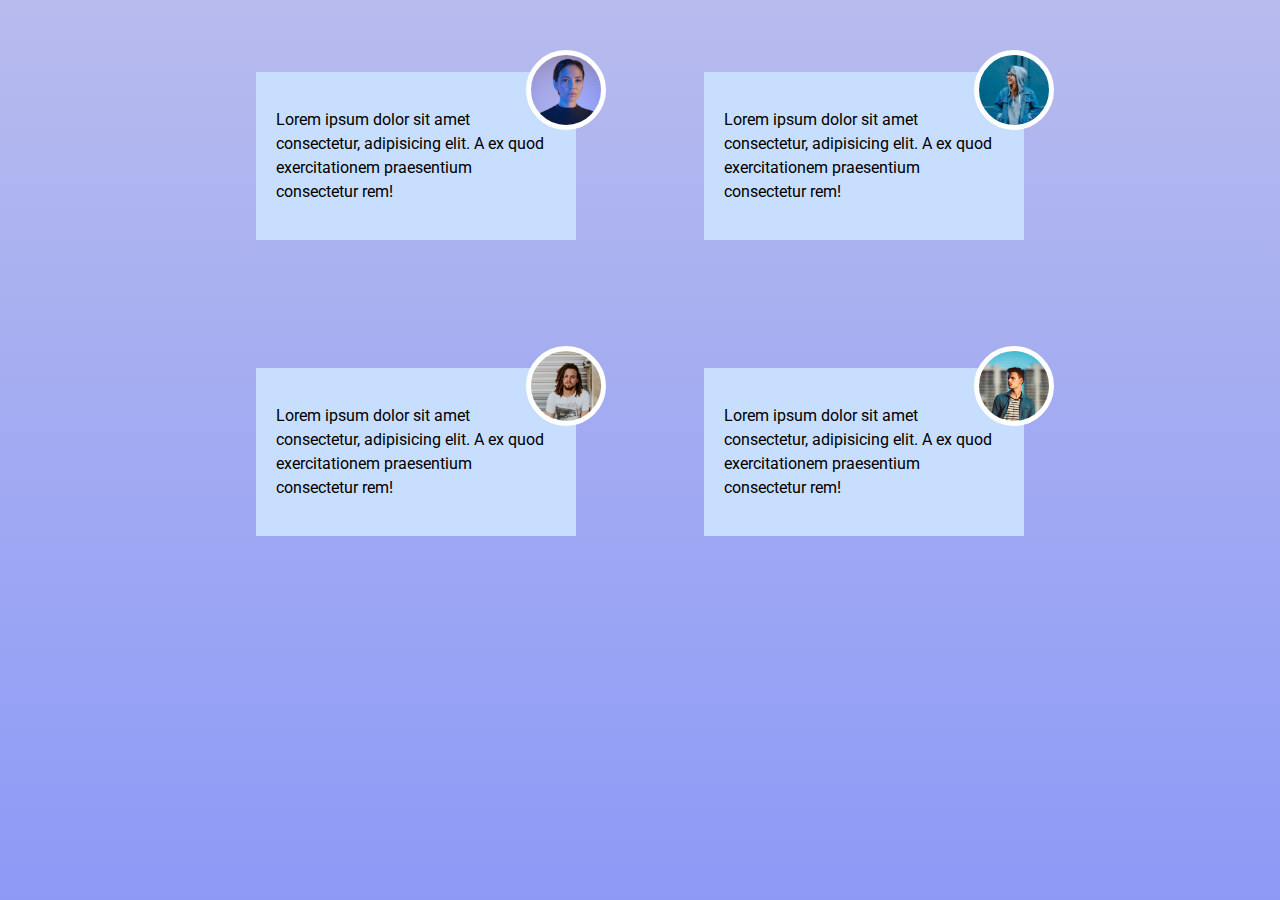
<file: Sass-Masterclass/Finished/1. Variables/index.html>
<html lang="en">
  <head>
    <meta charset="UTF-8" />
    <meta http-equiv="X-UA-Compatible" content="IE=edge" />
    <meta name="viewport" content="width=device-width, initial-scale=1.0" />
    <title>Variables</title>
    <link rel="stylesheet" href="index.css" />
  </head>
  <body>
    <section class="container">
      <section class="card">
        <div class="img img-one"></div>
        <p class="info">
          Lorem ipsum dolor sit amet consectetur, adipisicing elit. A ex quod
          exercitationem praesentium consectetur rem!
        </p>
      </section>
      <section class="card">
        <div class="img img-two"></div>
        <p class="info">
          Lorem ipsum dolor sit amet consectetur, adipisicing elit. A ex quod
          exercitationem praesentium consectetur rem!
        </p>
      </section>
      <section class="card">
        <div class="img img-three"></div>
        <p class="info">
          Lorem ipsum dolor sit amet consectetur, adipisicing elit. A ex quod
          exercitationem praesentium consectetur rem!
        </p>
      </section>
      <section class="card">
        <div class="img img-four"></div>
        <p class="info">
          Lorem ipsum dolor sit amet consectetur, adipisicing elit. A ex quod
          exercitationem praesentium consectetur rem!
        </p>
      </section>
    </section>
  </body>
</html>
</file>
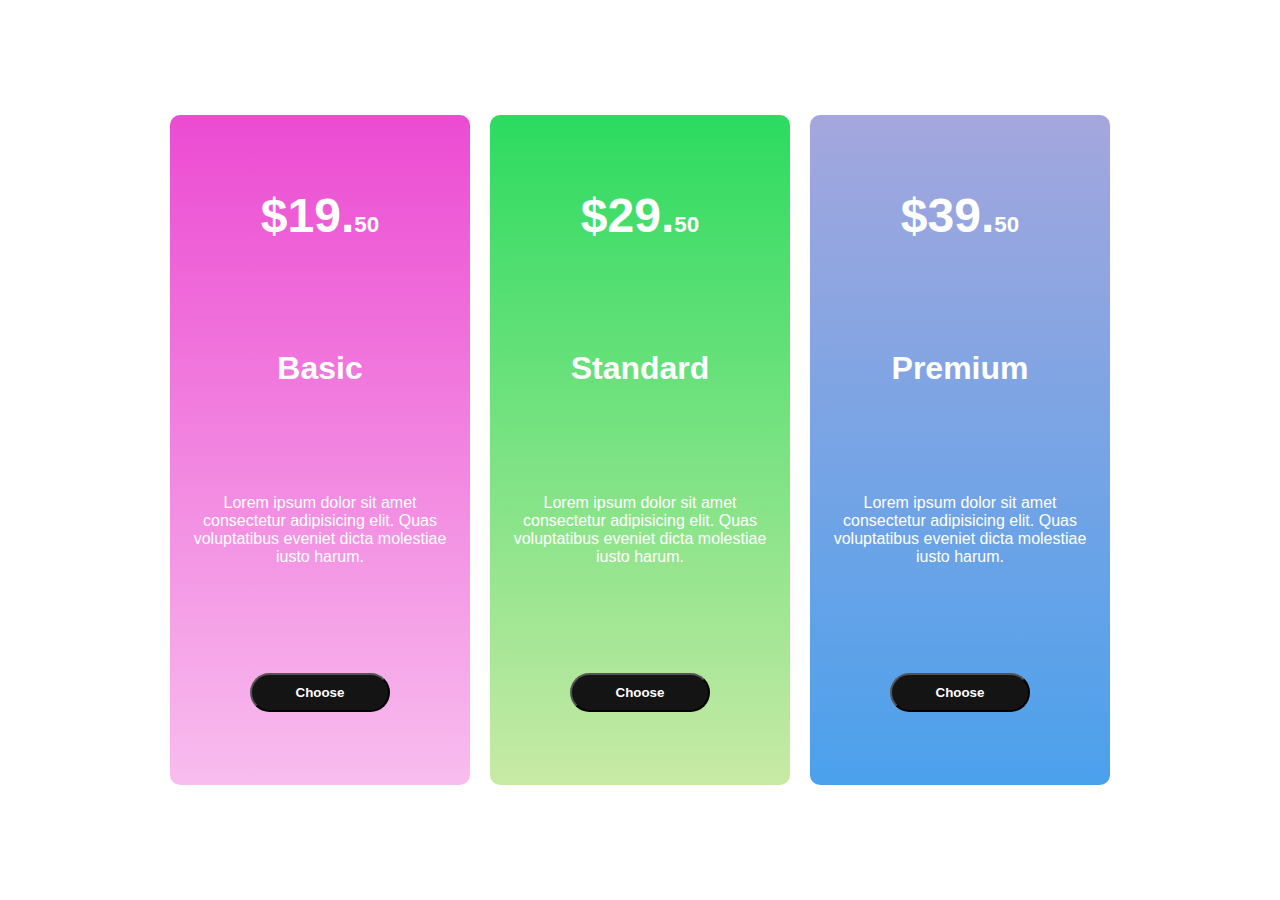
<file: Sass-Masterclass/Finished/4. Mixins/index.html>
<html lang="en">
  <head>
    <meta charset="UTF-8" />
    <meta http-equiv="X-UA-Compatible" content="IE=edge" />
    <meta name="viewport" content="width=device-width, initial-scale=1.0" />
    <title>Mixins</title>
    <link rel="stylesheet" href="style.css" />
  </head>
  <body>
    <section class="cards">
      <div class="card card-one">
        <div class="card-content">
          <h1 class="price">$19.<span>50</span></h1>
          <h1 class="card-name">Basic</h1>
          <p class="card-info">
            Lorem ipsum dolor sit amet consectetur adipisicing elit. Quas
            voluptatibus eveniet dicta molestiae iusto harum.
          </p>
          <button>Choose</button>
        </div>
      </div>
      <div class="card card-two">
        <div class="card-content">
          <h1 class="price">$29.<span>50</span></h1>
          <h1 class="card-name">Standard</h1>
          <p class="card-info">
            Lorem ipsum dolor sit amet consectetur adipisicing elit. Quas
            voluptatibus eveniet dicta molestiae iusto harum.
          </p>
          <button>Choose</button>
        </div>
      </div>
      <div class="card card-three">
        <div class="card-content">
          <h1 class="price">$39.<span>50</span></h1>
          <h1 class="card-name">Premium</h1>
          <p class="card-info">
            Lorem ipsum dolor sit amet consectetur adipisicing elit. Quas
            voluptatibus eveniet dicta molestiae iusto harum.
          </p>
          <button>Choose</button>
        </div>
      </div>
    </section>
  </body>
</html>
</file>
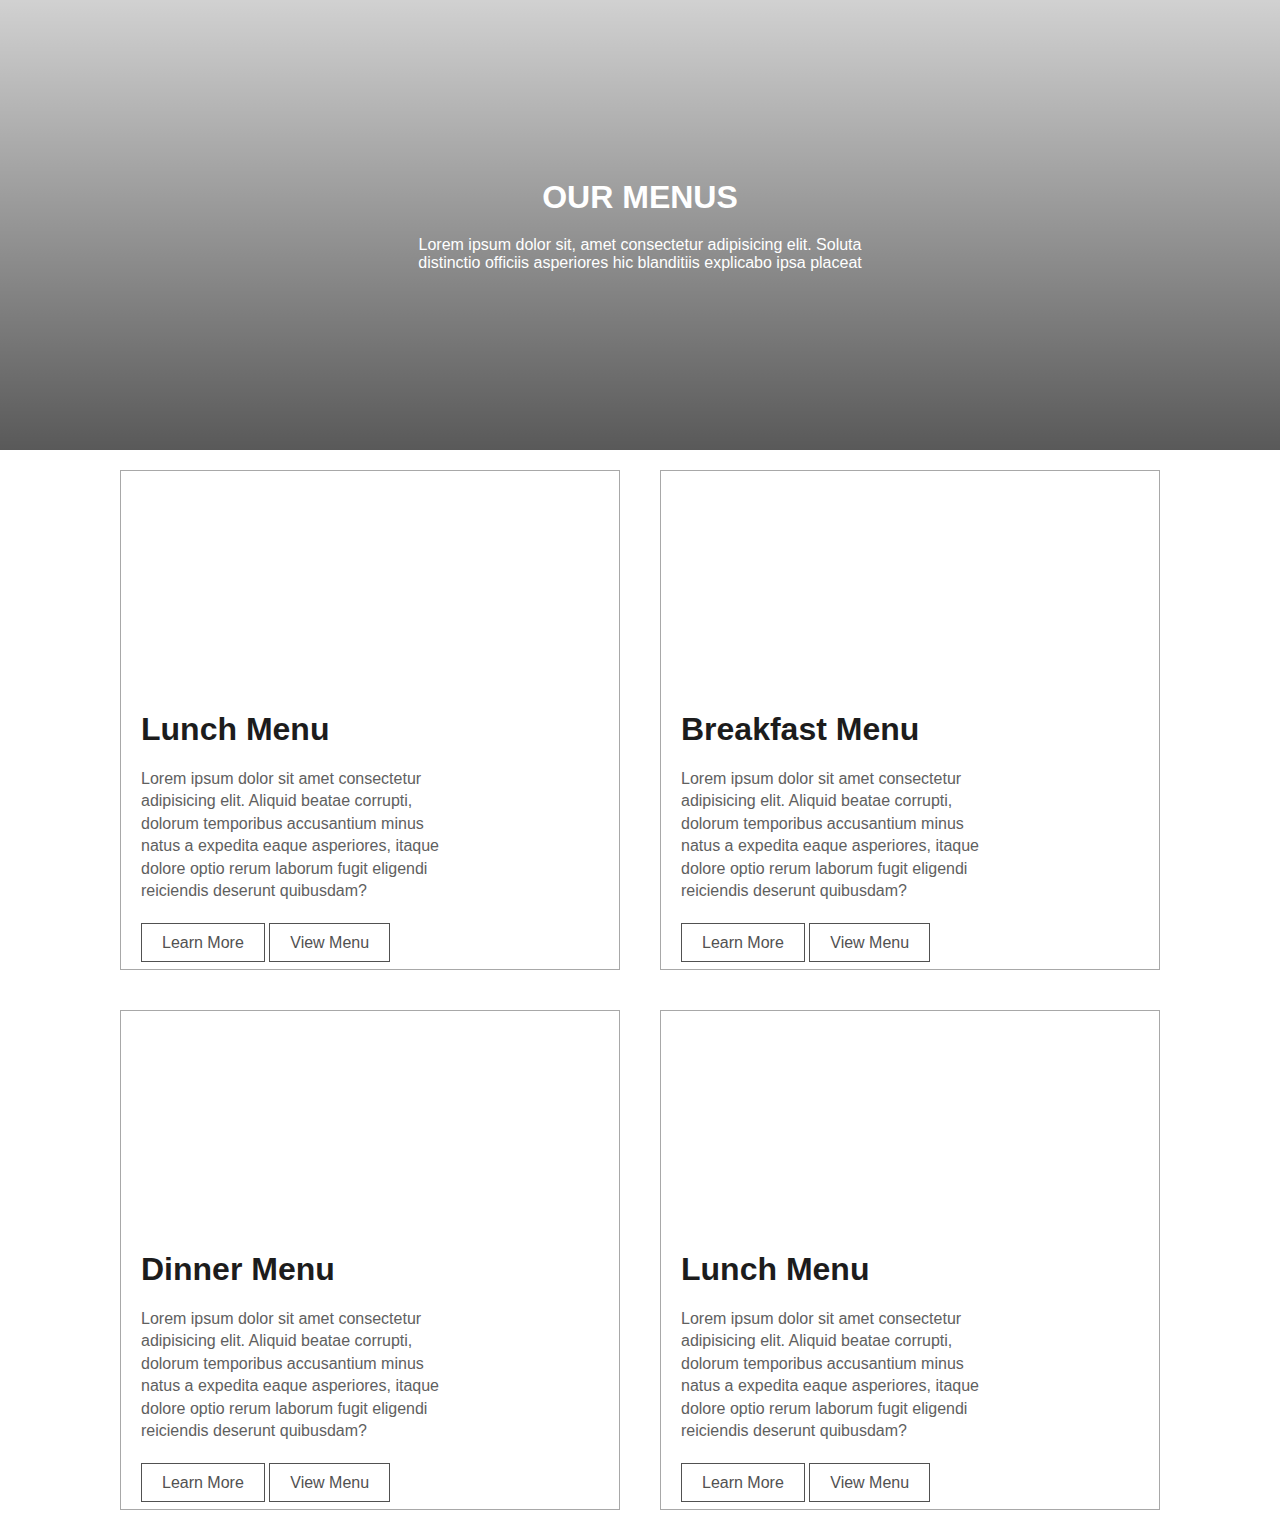
<file: Sass-Masterclass/Finished/5. Extends/index.html>
<html lang="en">
  <head>
    <meta charset="UTF-8" />
    <meta http-equiv="X-UA-Compatible" content="IE=edge" />
    <meta name="viewport" content="width=device-width, initial-scale=1.0" />
    <title>@extends</title>
    <link rel="stylesheet" href="style.css" />
  </head>
  <body>
    <header>
      <h1>OUR MENUS</h1>
      <p>
        Lorem ipsum dolor sit, amet consectetur adipisicing elit. Soluta
        distinctio officiis asperiores hic blanditiis explicabo ipsa placeat
      </p>
    </header>

    <section class="container">
      <div class="cards">
        <div class="card">
          <div class="card-img img-one"></div>
          <div class="card-content">
            <h1 class="card-title">Lunch Menu</h1>
            <p>
              Lorem ipsum dolor sit amet consectetur adipisicing elit. Aliquid
              beatae corrupti, dolorum temporibus accusantium minus natus a
              expedita eaque asperiores, itaque dolore optio rerum laborum fugit
              eligendi reiciendis deserunt quibusdam?
            </p>
            <a href="#" class="btn-primary">Learn More</a>
            <a href="#" class="btn-primary">View Menu</a>
          </div>
        </div>
        <div class="card">
          <div class="card-img img-two"></div>
          <div class="card-content">
            <h1 class="card-title">Breakfast Menu</h1>
            <p>
              Lorem ipsum dolor sit amet consectetur adipisicing elit. Aliquid
              beatae corrupti, dolorum temporibus accusantium minus natus a
              expedita eaque asperiores, itaque dolore optio rerum laborum fugit
              eligendi reiciendis deserunt quibusdam?
            </p>
            <a href="#" class="btn-primary">Learn More</a>
            <a href="#" class="btn-primary">View Menu</a>
          </div>
        </div>
        <div class="card">
          <div class="card-img img-three"></div>
          <div class="card-content">
            <h1 class="card-title">Dinner Menu</h1>
            <p>
              Lorem ipsum dolor sit amet consectetur adipisicing elit. Aliquid
              beatae corrupti, dolorum temporibus accusantium minus natus a
              expedita eaque asperiores, itaque dolore optio rerum laborum fugit
              eligendi reiciendis deserunt quibusdam?
            </p>
            <a href="#" class="btn-primary">Learn More</a>
            <a href="#" class="btn-primary">View Menu</a>
          </div>
        </div>
        <div class="card">
          <div class="card-img img-four"></div>
          <div class="card-content">
            <h1 class="card-title">Lunch Menu</h1>
            <p>
              Lorem ipsum dolor sit amet consectetur adipisicing elit. Aliquid
              beatae corrupti, dolorum temporibus accusantium minus natus a
              expedita eaque asperiores, itaque dolore optio rerum laborum fugit
              eligendi reiciendis deserunt quibusdam?
            </p>
            <a href="#" class="btn-primary">Learn More</a>
            <a href="#" class="btn-primary">View Menu</a>
          </div>
        </div>
      </div>
    </section>
  </body>
</html>
</file>
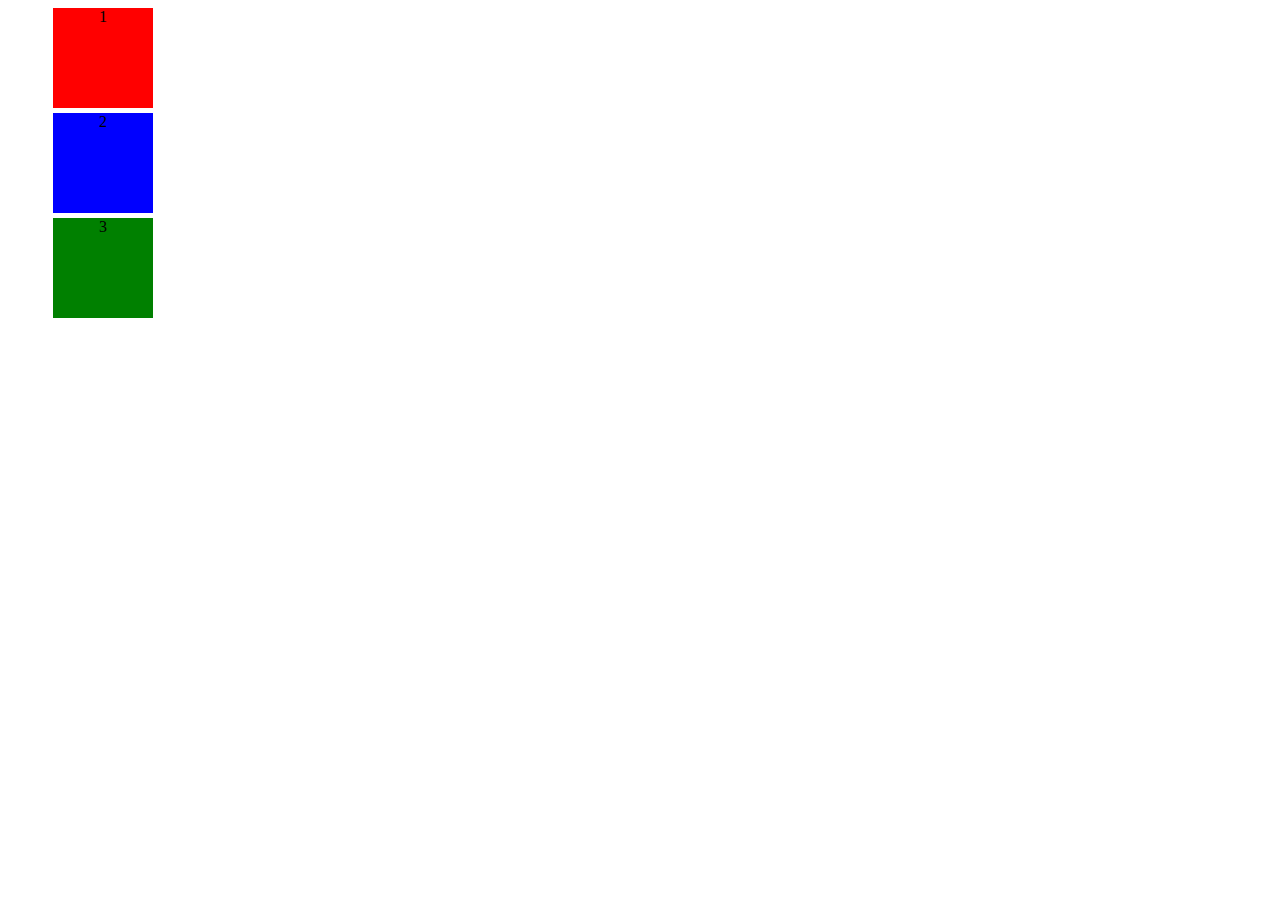
<file: Sass-Masterclass/Finished/8. Interpolation/index.html>
<html lang="en">
  <head>
    <meta charset="UTF-8" />
    <meta http-equiv="X-UA-Compatible" content="IE=edge" />
    <meta name="viewport" content="width=device-width, initial-scale=1.0" />
    <title>Interpolation</title>
    <link rel="stylesheet" href="style.css" />
  </head>
  <body>
    <ul>
      <li class="one">1</li>
      <li class="two">2</li>
      <li class="three">3</li>
    </ul>
  </body>
</html>
</file>
<file: Sass-Masterclass/Finished/1. Variables/index.css>
@import url("https://fonts.googleapis.com/css2?family=Roboto:wght@300;400&display=swap");
body {
  background: linear-gradient(rgba(165, 170, 233, 0.8), #8c9af6);
}

.container {
  display: flex;
  flex-wrap: wrap;
  justify-content: center;
  align-items: center;
  font-family: "Roboto", sans-serif;
}

.card {
  background: #c8deff;
  max-width: 280px;
  padding: 20px;
  line-height: 24px;
  margin: 4rem;
  position: relative;
}

.img {
  width: 70px;
  height: 70px;
  border-radius: 100%;
  border: 5px solid white;
  position: absolute;
  right: -30px;
  bottom: 110px;
}

.img-one {
  background: url("Images/one.jpg") no-repeat center/cover;
}

.img-two {
  background: url("Images/two.jpg") no-repeat center/cover;
}

.img-three {
  background: url("Images/three.jpg") no-repeat center/cover;
}

.img-four {
  background: url("Images/four.jpg") no-repeat center/cover;
}/*# sourceMappingURL=index.css.map */
</file>
<file: Sass-Masterclass/Finished/4. Mixins/style.css>
* {
  margin: 0;
  padding: 0;
  box-sizing: border-box;
}

.cards {
  display: flex;
  flex-wrap: wrap;
  justify-content: center;
  align-items: center;
  height: 100vh;
}

.card {
  width: 300px;
  padding: 20px;
  background: linear-gradient(to bottom, #ec4bd2, rgba(235, 75, 208, 0.3647058824));
  border-radius: 10px;
  color: #fff;
  margin: 10px;
}
.card .card-content {
  display: flex;
  flex-direction: column;
  justify-content: space-around;
  align-items: center;
  text-align: center;
  font-family: sans-serif;
  height: 70%;
}
.card .card-content .price {
  font-size: 3rem;
}
.card .card-content .price span {
  font-size: 1.4rem;
}
.card .card-content .price .card-name {
  font-size: 2rem;
}
.card .card-content .price .card-info {
  font-size: 14px;
  padding: 0 20px;
  line-height: 1.4;
}
.card .card-content button {
  background: #141414;
  color: #fff;
  font-weight: bold;
  padding: 10px 20px;
  width: 140px;
  border-radius: 100px;
  cursor: pointer;
}

.card-two {
  background: linear-gradient(to bottom, #2cdb60, rgba(105, 197, 8, 0.3647058824));
}

.card-three {
  background: linear-gradient(to bottom, rgba(6, 13, 163, 0.3647058824), #4ba1ec);
}/*# sourceMappingURL=style.css.map */
</file>
<file: Sass-Masterclass/Finished/5. Extends/style.css>
* {
  margin: 0;
  padding: 0;
  box-sizing: border-box;
}

.flex-center, .container .cards, header {
  display: flex;
  flex-direction: column;
  justify-content: center;
  align-items: center;
  flex-wrap: wrap;
  font-family: sans-serif;
}

header {
  height: 50vh;
  background: linear-gradient(rgba(0, 0, 0, 0.179), rgba(0, 0, 0, 0.65)), url("https://images.unsplash.com/photo-1606787366850-de6330128bfc?ixlib=rb-4.0.3&ixid=MnwxMjA3fDB8MHxwaG90by1wYWdlfHx8fGVufDB8fHx8&auto=format&fit=crop&w=1170&q=80");
  background-repeat: no-repeat;
  background-size: cover;
  color: #fff;
}
header p {
  margin-top: 20px;
  max-width: 500px;
  text-align: center;
}

.container {
  height: 100vh;
}
.container .cards {
  flex-direction: row;
}
.container .cards .card {
  border: 0.6px solid rgb(168, 168, 168);
  width: 500px;
  height: 500px;
  padding: 20px;
  margin: 20px;
  font-family: sans-serif;
}
.container .cards .card .card-img, .container .cards .card .img-four, .container .cards .card .img-three, .container .cards .card .img-two {
  background-image: url("https://images.unsplash.com/photo-1543352634-99a5d50ae78e?ixlib=rb-4.0.3&ixid=MnwxMjA3fDB8MHxwaG90by1wYWdlfHx8fGVufDB8fHx8&auto=format&fit=crop&w=2071&q=80");
  background-repeat: no-repeat;
  background-size: cover;
  width: 100%;
  height: 200px;
  margin-bottom: 20px;
}
.container .cards .card .img-two {
  background-image: url("https://images.unsplash.com/photo-1657299170932-e75407883a6a?ixlib=rb-4.0.3&ixid=MnwxMjA3fDF8MHxwaG90by1wYWdlfHx8fGVufDB8fHx8&auto=format&fit=crop&w=1171&q=80");
}
.container .cards .card .img-three {
  background-image: url("https://images.unsplash.com/photo-1490645935967-10de6ba17061?ixlib=rb-4.0.3&ixid=MnwxMjA3fDB8MHxwaG90by1wYWdlfHx8fGVufDB8fHx8&auto=format&fit=crop&w=2053&q=80");
}
.container .cards .card .img-four {
  background-image: url("https://images.unsplash.com/photo-1594046243098-0fceea9d451e?ixlib=rb-4.0.3&ixid=MnwxMjA3fDB8MHxwaG90by1wYWdlfHx8fGVufDB8fHx8&auto=format&fit=crop&w=1170&q=80");
}
.container .cards .card p {
  margin-bottom: 2rem;
  max-width: 300px;
  line-height: 1.4;
  color: rgb(96, 96, 96);
}
.container .cards .card .card-title {
  margin-bottom: 20px;
  color: rgb(28, 28, 28);
}
.container .cards .card .btn-primary {
  text-decoration: none;
  color: #515151;
  border: 1px solid #515151;
  padding: 10px 20px;
}/*# sourceMappingURL=style.css.map */
</file>
<file: Sass-Masterclass/Finished/8. Interpolation/style.css>
li {
  width: 100px;
  height: 100px;
  list-style-type: none;
  margin: 5px;
  text-align: center;
}

.one {
  background: red;
}

.two {
  background: blue;
}

.three {
  background: green;
}/*# sourceMappingURL=style.css.map */
</file>
